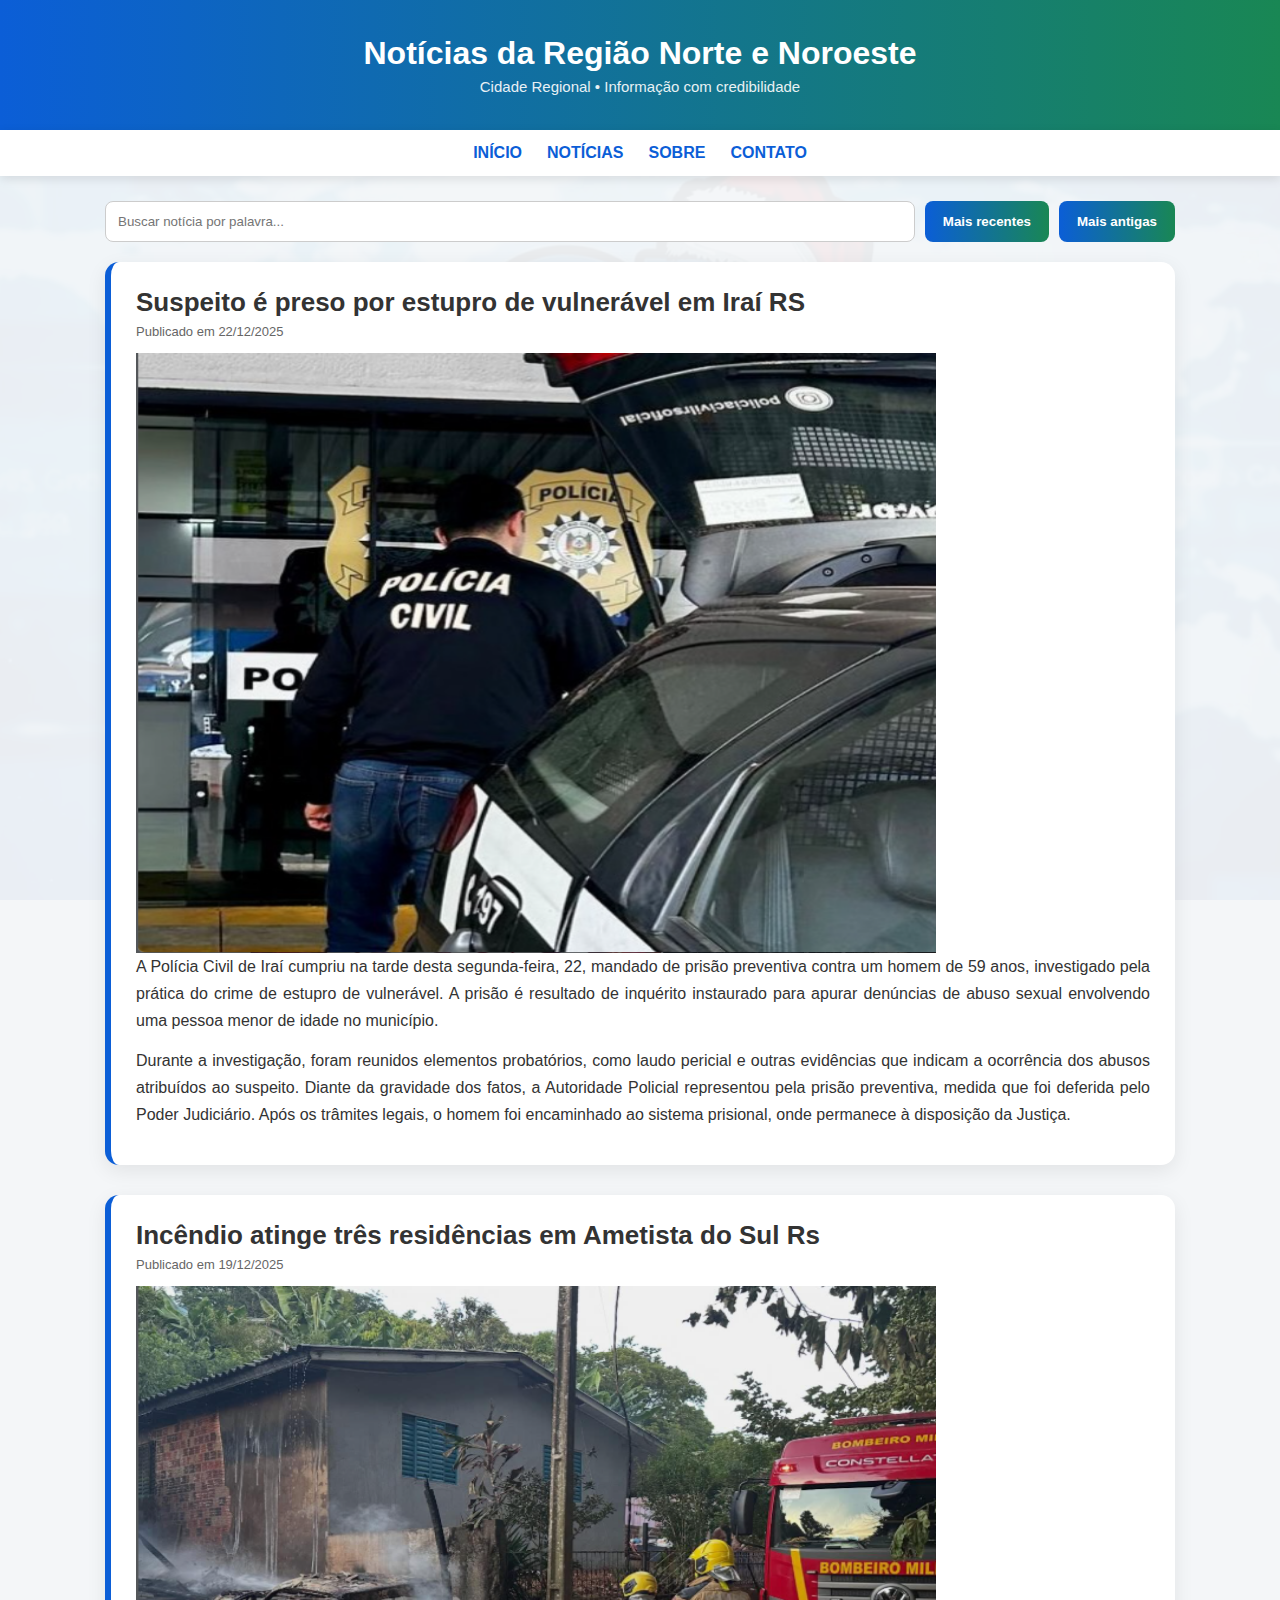
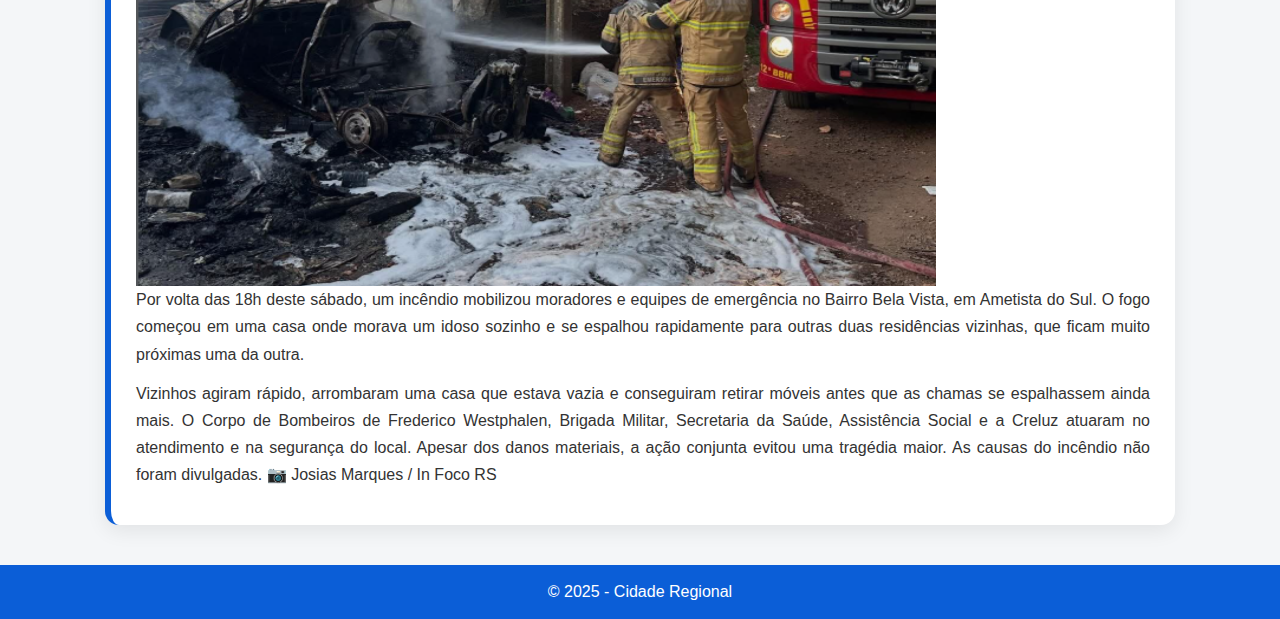
<file: noticia.html>
<!DOCTYPE html>
<html lang="pt-br">
<head>
<meta charset="UTF-8">
<meta name="viewport" content="width=device-width, initial-scale=1.0">
<title>Notícias - Cidade Regional</title>

<style>
*{
    margin:0;
    padding:0;
    box-sizing:border-box;
    font-family:Arial, Helvetica, sans-serif;
}

body{
    background: url(fundo.png) no-repeat center fixed;
    background-size: cover;
    color:#333;
}

/* FUNDO PARA CONTRASTE */
.overlay{
    background: rgba(244,246,248,0.96);
    min-height:100vh;
}

/* HEADER */
header{
    background: linear-gradient(90deg,#0b5ed7,#198754);
    color:#fff;
    padding:35px 15px;
    text-align:center;
}

header h1{
    font-size:32px;
    margin-bottom:6px;
}

header p{
    font-size:15px;
    opacity:0.9;
}

/* MENU */
nav{
    background:#fff;
    display:flex;
    justify-content:center;
    gap:25px;
    padding:14px;
    box-shadow:0 3px 10px rgba(0,0,0,0.1);
}

nav a{
    text-decoration:none;
    font-weight:bold;
    color:#0b5ed7;
    transition:0.2s;
}

nav a:hover{
    color:#198754;
}

/* CONTROLES */
.controls{
    max-width:1100px;
    margin:25px auto 10px;
    padding:0 15px;
    display:flex;
    gap:10px;
    flex-wrap:wrap;
}

.controls input{
    flex:1;
    padding:12px;
    border-radius:8px;
    border:1px solid #ccc;
}

.controls button{
    padding:12px 18px;
    border:none;
    border-radius:8px;
    background:linear-gradient(90deg,#0b5ed7,#198754);
    color:#fff;
    font-weight:bold;
    cursor:pointer;
}

.controls button:hover{
    opacity:0.9;
}

/* CONTAINER */
.container{
    max-width:1100px;
    margin:20px auto;
    padding:0 15px;
}

/* NOTÍCIA */
.noticia{
    background:#fff;
    padding:25px;
    margin-bottom:30px;
    border-radius:14px;
    box-shadow:0 6px 20px rgba(0,0,0,0.08);
    border-left:6px solid #0b5ed7;
}

/* IMAGEM */
.noticia img{
    width:100%;
    max-width:800px;
    height:600px;
    display:block;
    background:#eee;
}

/* TEXTO */
.noticia h2{
    font-size:26px;
    margin-bottom:6px;
}

.data{
    font-size:13px;
    color:#666;
    margin-bottom:14px;
}

.noticia p{
    line-height:1.7;
    margin-bottom:12px;
    text-align:justify;
}

/* FOOTER */
footer{
    text-align:center;
    padding:18px;
    background:#0b5ed7;
    color:#fff;
    margin-top:40px;
}

/* MOBILE */
@media(max-width:600px){
    header h1{
        font-size:22px;
    }

    .noticia h2{
        font-size:18px;
    }

    nav{
        flex-wrap:wrap;
        gap:15px;
    }

    .controls{
        flex-direction:column;
    }
}
</style>
</head>

<body>
<div class="overlay">

<header>
    <h1>Notícias da Região Norte e Noroeste</h1>
    <p>Cidade Regional • Informação com credibilidade</p>
</header>

<nav>
    <a href="index.html">INÍCIO</a>
    <a href="noticias.html">NOTÍCIAS</a>
    <a href="#">SOBRE</a>
    <a href="#">CONTATO</a>
</nav>

<div class="controls">
    <input type="text" id="search" placeholder="Buscar notícia por palavra...">
    <button onclick="ordenarRecentes()">Mais recentes</button>
    <button onclick="ordenarAntigas()">Mais antigas</button>
</div>

<div class="container" id="lista-noticias">

<div class="noticia" data-data="2025-12-22">

    <h2>Suspeito é preso por estupro de vulnerável em Iraí RS</h2>
    <div class="data">Publicado em 22/12/2025</div>
    <img src="image1.png" alt="Notícia">

    <p>
    A Polícia Civil de Iraí cumpriu na tarde desta segunda-feira, 22, mandado de prisão preventiva contra um homem de 59 anos, investigado pela prática do crime de estupro de vulnerável. A prisão é resultado de inquérito instaurado para apurar denúncias de abuso sexual envolvendo uma pessoa menor de idade no município.</p>

    <p>
    Durante a investigação, foram reunidos elementos probatórios, como laudo pericial e outras evidências que indicam a ocorrência dos abusos atribuídos ao suspeito. Diante da gravidade dos fatos, a Autoridade Policial representou pela prisão preventiva, medida que foi deferida pelo Poder Judiciário. Após os trâmites legais, o homem foi encaminhado ao sistema prisional, onde permanece à disposição da Justiça.</p>
</div>

    
    <div class="noticia" data-data="2025-12-19">

    <h2>Incêndio atinge três residências em Ametista do Sul Rs</h2>
    <div class="data">Publicado em 19/12/2025</div>
    <img src="image2.png" alt="Notícia">

    <p>
   Por volta das 18h deste sábado, um incêndio mobilizou moradores e equipes de emergência no Bairro Bela Vista, em Ametista do Sul. O fogo começou em uma casa onde morava um idoso sozinho e se espalhou rapidamente para outras duas residências vizinhas, que ficam muito próximas uma da outra.
    </p>

    <p>
    Vizinhos agiram rápido, arrombaram uma casa que estava vazia e conseguiram retirar móveis antes que as chamas se espalhassem ainda mais. O Corpo de Bombeiros de Frederico Westphalen, Brigada Militar, Secretaria da Saúde, Assistência Social e a Creluz atuaram no atendimento e na segurança do local. Apesar dos danos materiais, a ação conjunta evitou uma tragédia maior. As causas do incêndio não foram divulgadas.
📷 Josias Marques / In Foco RS
    </p>
</div>

</div>

<footer>
    © 2025 - Cidade Regional
</footer>

</div>

<script>
const container=document.getElementById("lista-noticias");
const noticias=Array.from(container.children);

function ordenarRecentes(){
    noticias.sort((a,b)=>new Date(b.dataset.data)-new Date(a.dataset.data))
    .forEach(n=>container.appendChild(n));
}

function ordenarAntigas(){
    noticias.sort((a,b)=>new Date(a.dataset.data)-new Date(b.dataset.data))
    .forEach(n=>container.appendChild(n));
}

document.getElementById("search").addEventListener("input",function(){
    const termo=this.value.toLowerCase();
    noticias.forEach(n=>{
        n.style.display=n.innerText.toLowerCase().includes(termo)?"block":"none";
    });
});

ordenarRecentes();
</script>

</body>
</html>
</file>
